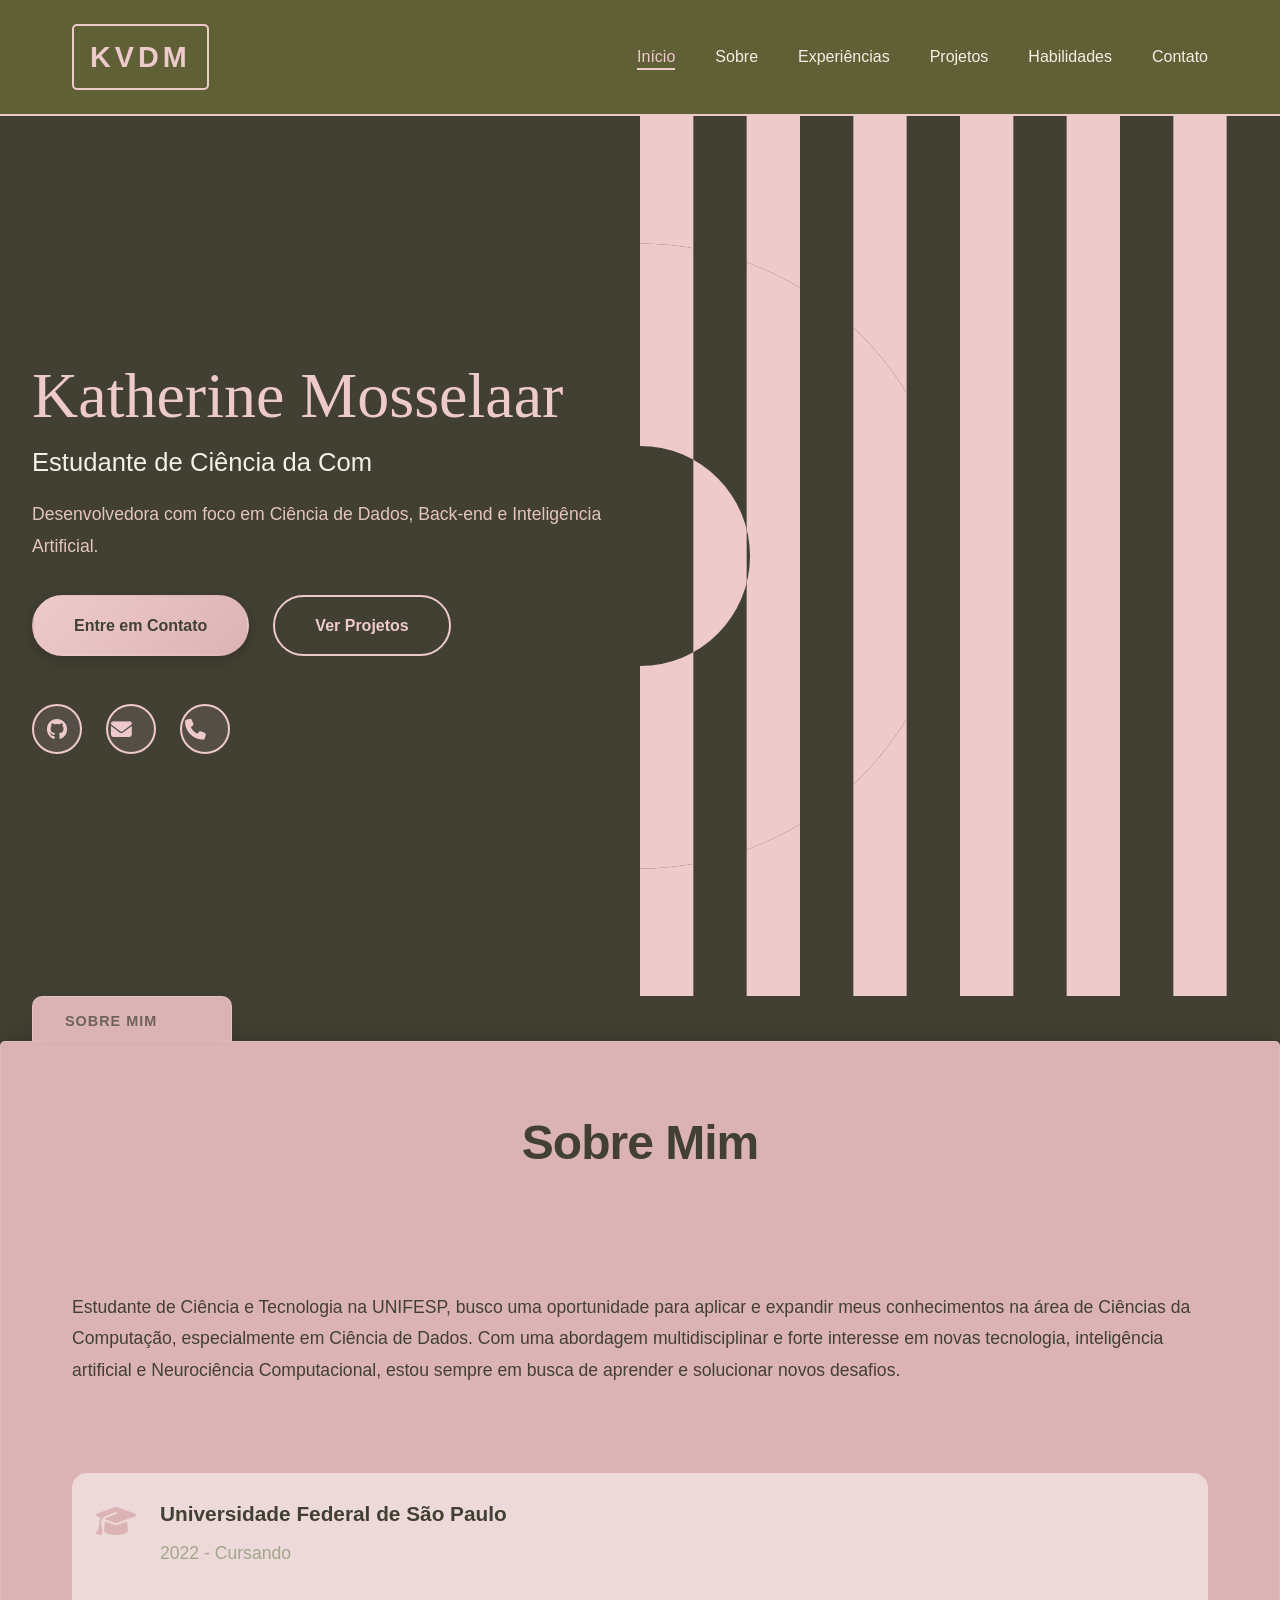
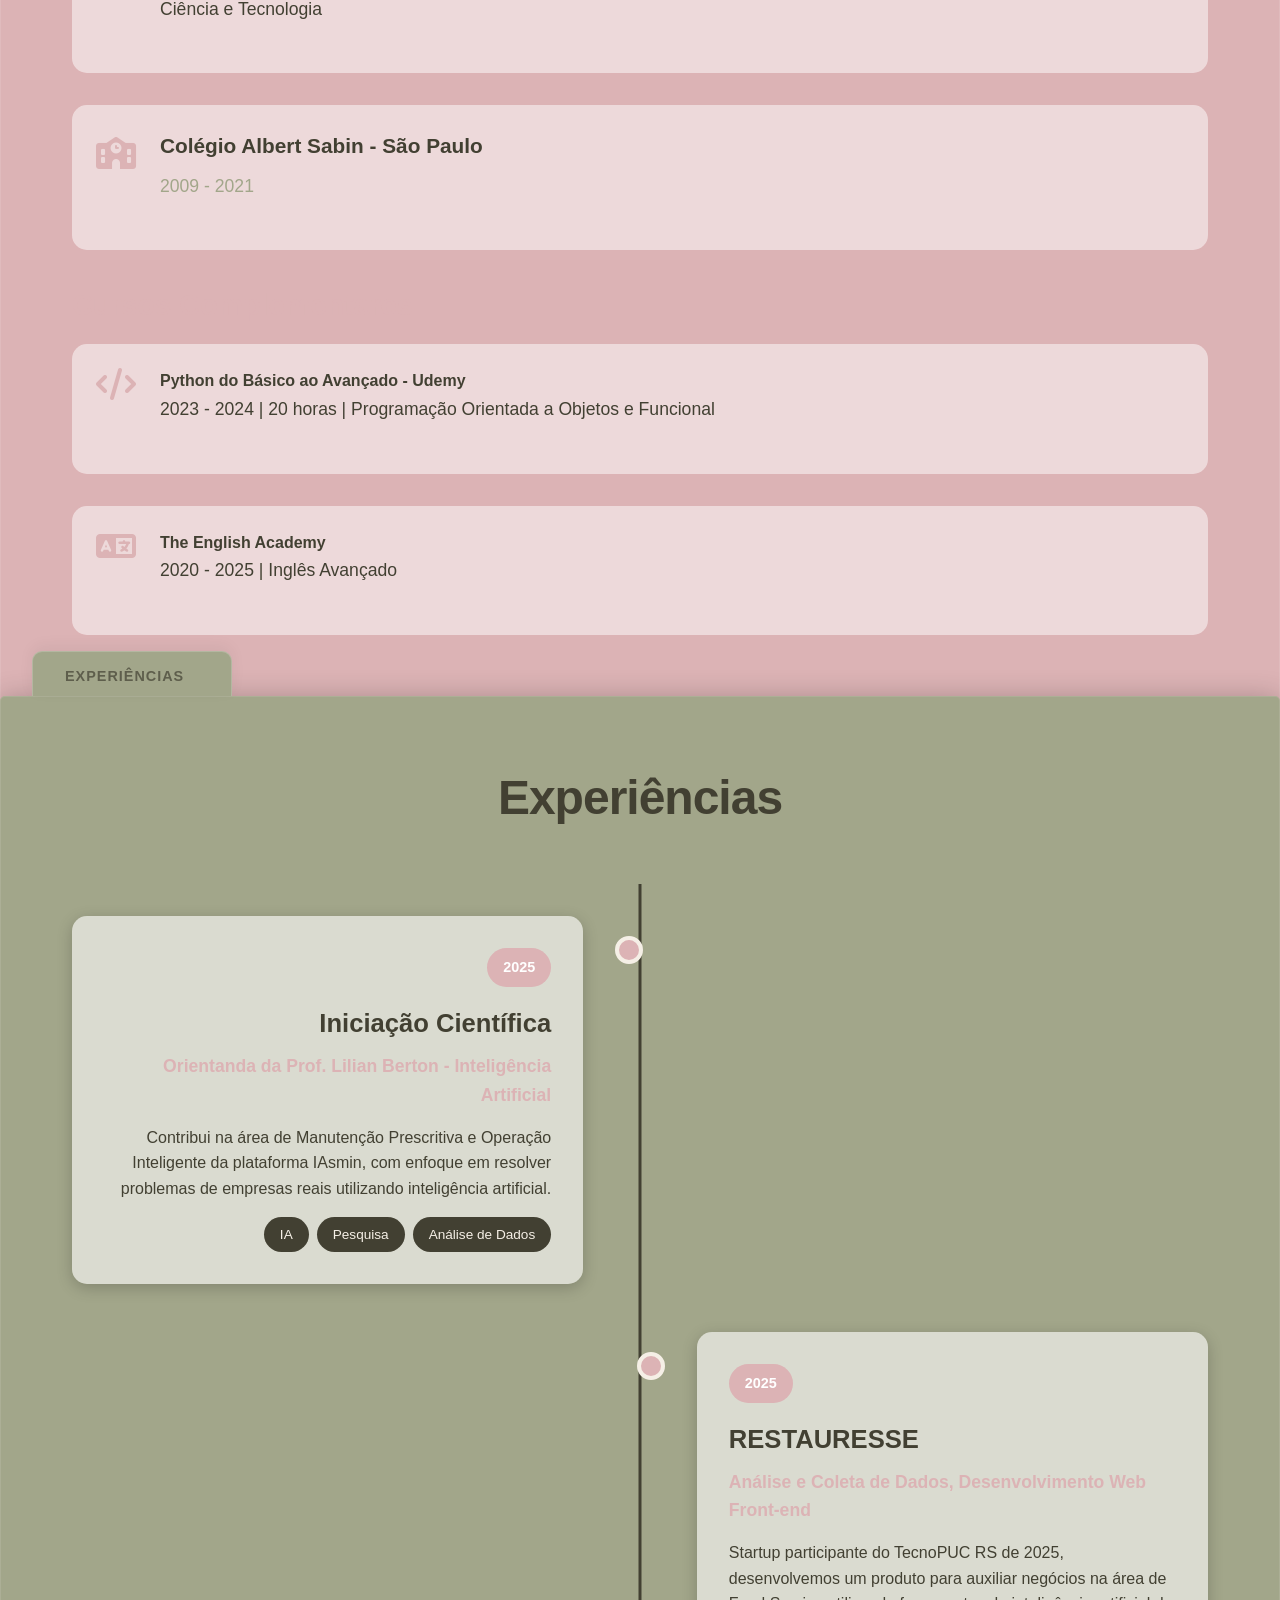
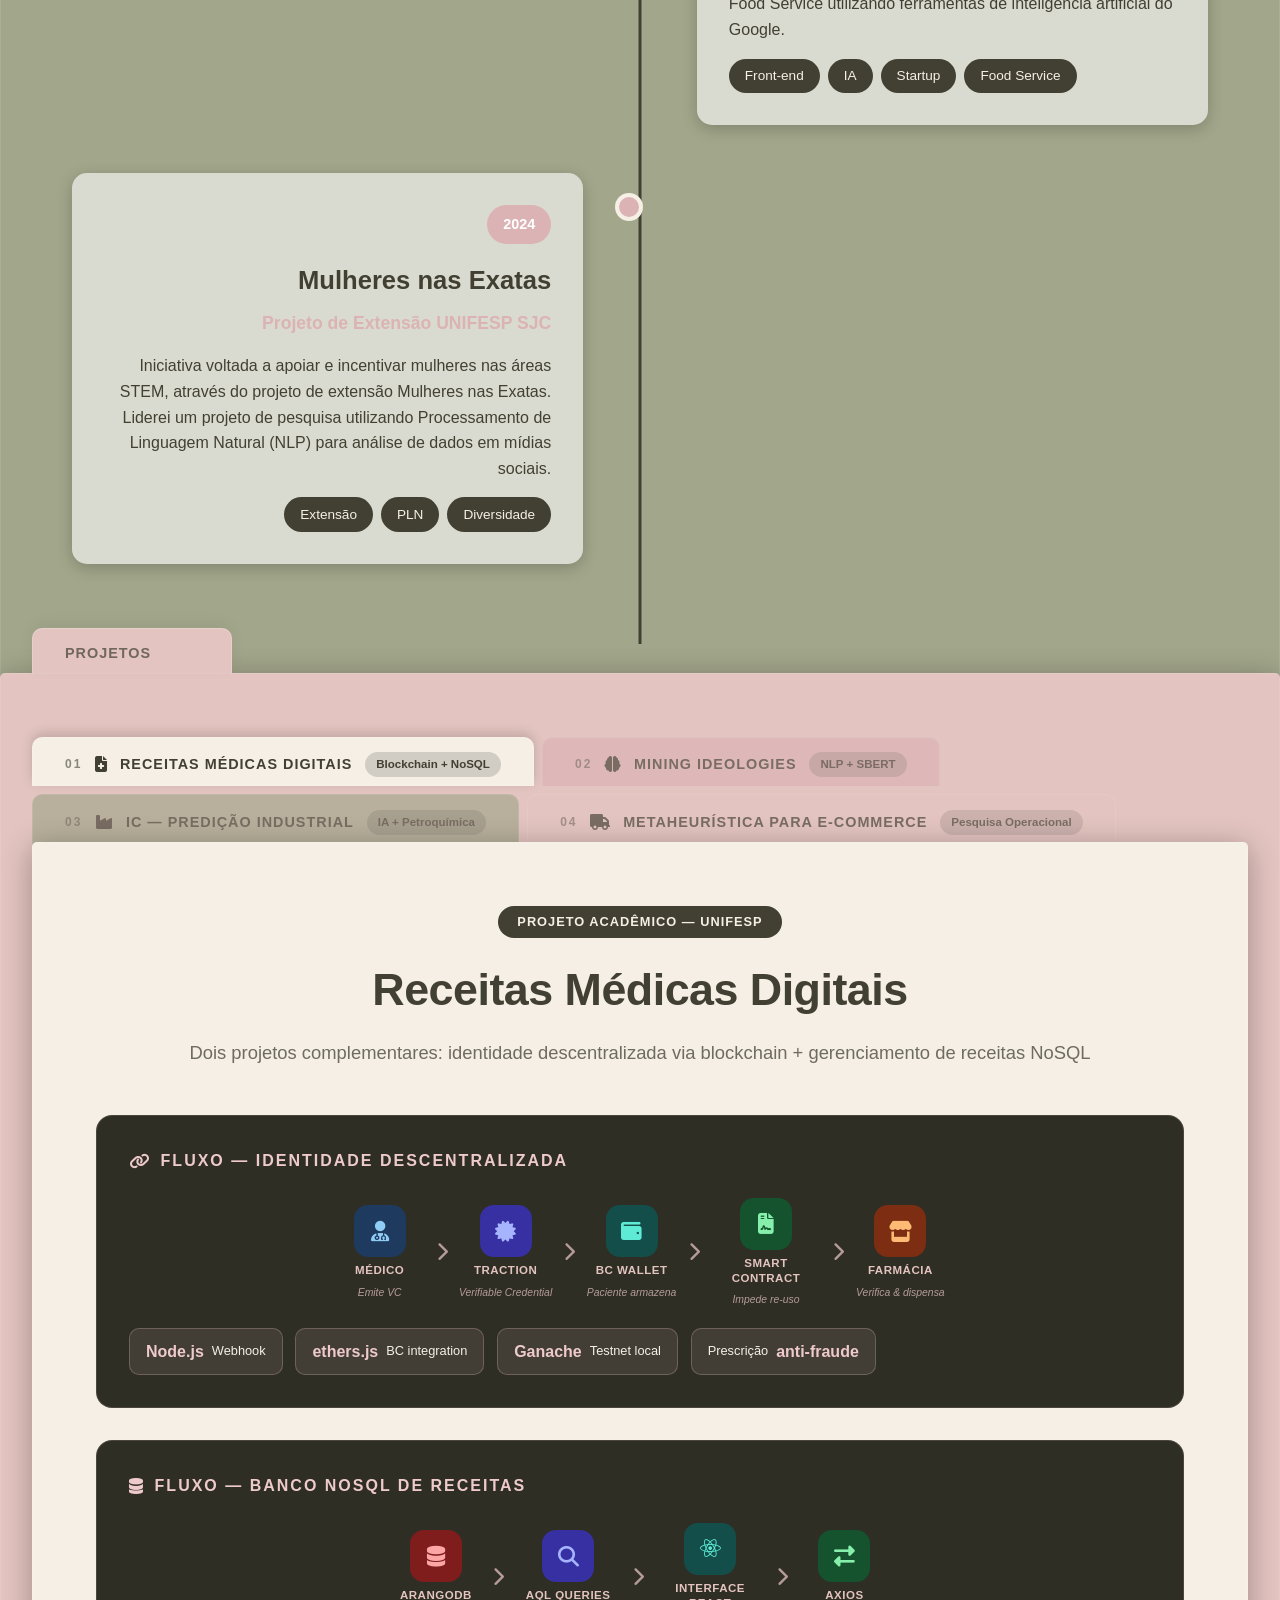
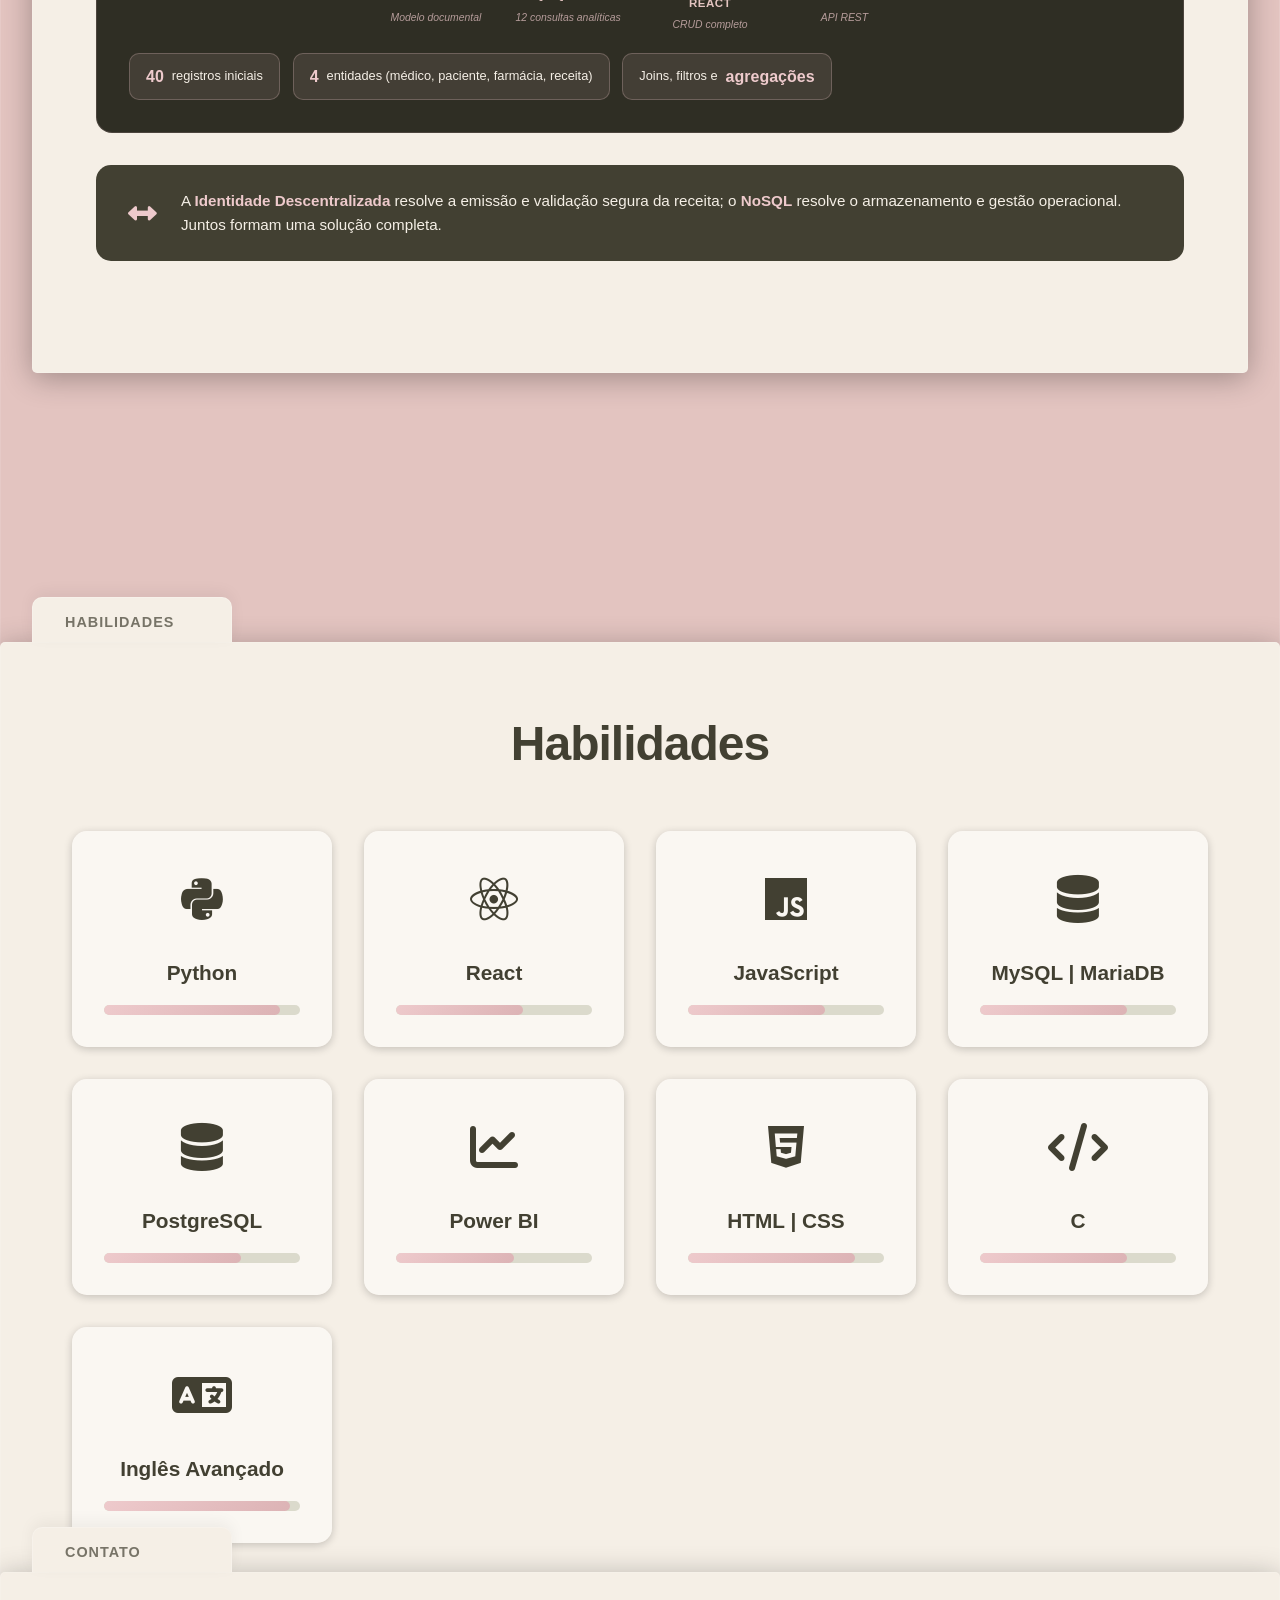
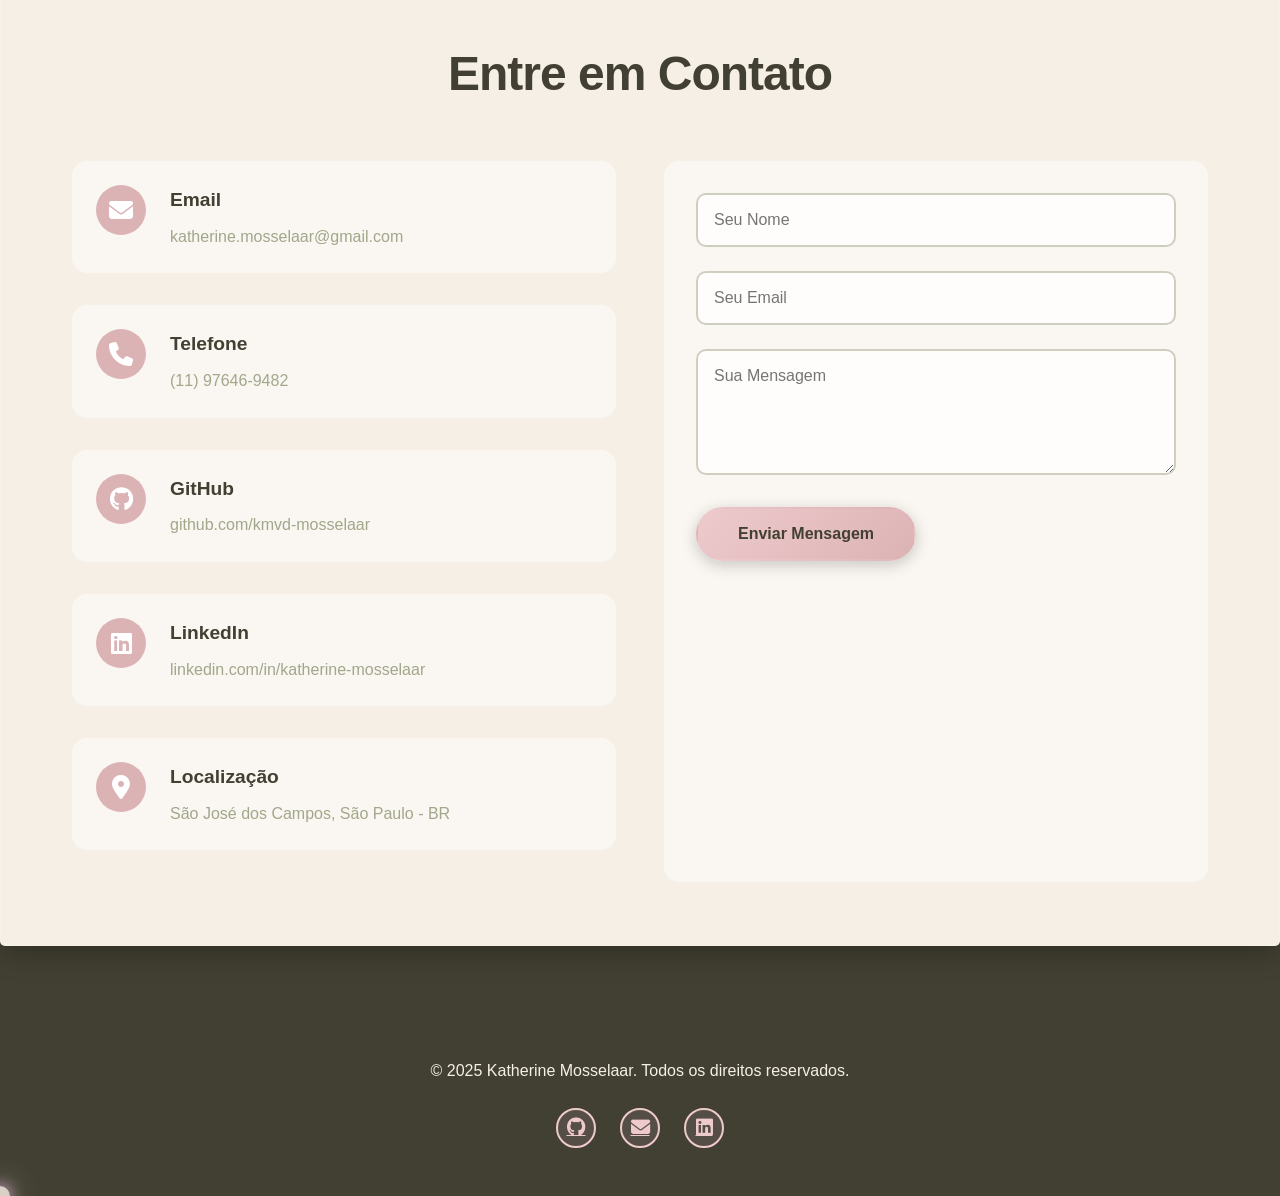
<file: index.html>
<!DOCTYPE html>
<html lang="pt-BR">

<head>
    <meta charset="UTF-8">
    <meta name="viewport" content="width=device-width, initial-scale=1.0">
    <title>Katherine Mosselaar - Portfólio</title>
    <link rel="stylesheet" href="style.css">
    <link rel="preconnect" href="https://fonts.googleapis.com">
    <link rel="preconnect" href="https://fonts.gstatic.com" crossorigin>
    <link href="https://fonts.googleapis.com/css2?family=Google+Sans+Code:ital,wght,MONO@0,300..800,1;1,300..800,1&family=Spectral:ital,wght@0,200;0,300;0,400;0,500;0,600;0,700;0,800;1,200;1,300;1,400;1,500;1,600;1,700;1,800&display=swap" rel="stylesheet">
    <link rel="stylesheet" href="https://cdnjs.cloudflare.com/ajax/libs/font-awesome/6.4.0/css/all.min.css">
</head>

<body>
    <!-- Navigation -->
    <nav class="navbar">
        <div class="container">
            <div class="logo">
                <h2>KVDM</h2>
            </div>
            <ul class="nav-links">
                <li><a href="#home">Início</a></li>
                <li><a href="#about">Sobre</a></li>
                <li><a href="#experience">Experiências</a></li>
                <li><a href="#projects">Projetos</a></li>
                <li><a href="#skills">Habilidades</a></li>
                <li><a href="#contact">Contato</a></li>
            </ul>
            <div class="burger">
                <div class="line1"></div>
                <div class="line2"></div>
                <div class="line3"></div>
            </div>
        </div>
    </nav>

    <!-- Folder Sections Container -->
    <div class="folders-container">
        <!-- Hero Section -->
        <section id="home" class="folder-section" data-folder="inicio">
            <div class="hero-left">
                <div class="hero-text">
                    <h1 class="hero-title">Katherine Mosselaar</h1>
                    <p class="subtitle">Estudante de Ciência da Computação | UNIFESP SJC</p>
                    <p class="description">
                        Desenvolvedora com foco em Ciência de Dados, Back-end e
                        Inteligência Artificial.
                    </p>
                    <div class="cta-buttons">
                        <a href="#contact" class="btn btn-primary">Entre em Contato</a>
                        <a href="#projects" class="btn btn-secondary">Ver Projetos</a>
                    </div>
                    <div class="social-links">
                        <a href="https://github.com/kmvd-mosselaar" target="_blank" aria-label="GitHub">
                            <i class="fab fa-github"></i>
                        </a>
                        <a href="#" class="copy-link" data-copy="katherine.mosselaar@gmail.com" data-label="Email"
                            aria-label="Email">
                            <i class="fas fa-envelope"></i>
                        </a>
                        <a href="#" class="copy-link" data-copy="+5511976469482" data-label="Telefone"
                            aria-label="Telefone">
                            <i class="fas fa-phone"></i>
                        </a>
                    </div>
                </div>
            </div>
            <div class="hero-right">
                <canvas id="fluid-canvas"></canvas>
            </div>
        </section>
        <!-- About Folder -->
        <section id="about" class="folder-section" data-folder="sobre">
            <div class="folder-tab">
                <span class="folder-year">sobre mim</span>
            </div>
            <div class="folder-content">
                <div class="container">
                    <h2 class="section-title">Sobre Mim</h2>
                    <div class="about-content">
                        <div class="about-text">
                            <h3>Objetivos</h3>
                            <p>
                                Estudante de Ciência e Tecnologia na UNIFESP, busco uma oportunidade para
                                aplicar e expandir meus conhecimentos na área de Ciências da Computação, especialmente 
                                em Ciência de Dados. Com uma abordagem multidisciplinar e forte interesse
                                em novas tecnologia, inteligência artificial e Neurociência Computacional, estou sempre 
                                em busca de aprender e solucionar novos desafios.
                            </p>

                            <div class="education">
                                <h3>Formação</h3>
                                <div class="education-item">
                                    <div class="education-icon">
                                        <i class="fas fa-graduation-cap"></i>
                                    </div>
                                    <div class="education-details">
                                        <h4>Universidade Federal de São Paulo</h4>
                                        <p class="period">2022 - Cursando</p>
                                        <p>Ciência e Tecnologia</p>
                                    </div>
                                </div>
                                <div class="education-item">
                                    <div class="education-icon">
                                        <i class="fas fa-school"></i>
                                    </div>
                                    <div class="education-details">
                                        <h4>Colégio Albert Sabin - São Paulo</h4>
                                        <p class="period">2009 - 2021</p>
                                    </div>
                                </div>
                            </div>

                            <div class="courses">
                                <h3>Cursos Complementares</h3>
                                <div class="course-item">
                                    <i class="fas fa-code"></i>
                                    <div>
                                        <h4>Python do Básico ao Avançado - Udemy</h4>
                                        <p>2023 - 2024 | 20 horas | Programação Orientada a Objetos e Funcional</p>
                                    </div>
                                </div>
                                <div class="course-item">
                                    <i class="fas fa-language"></i>
                                    <div>
                                        <h4>The English Academy</h4>
                                        <p>2020 - 2025 | Inglês Avançado</p>
                                    </div>
                                </div>
                            </div>
                        </div>
                    </div>
                </div>
            </div>
        </section>

        <!-- Experience Folder -->
        <section id="experience" class="folder-section" data-folder="experiencia">
            <div class="folder-tab">
                <span class="folder-year">experiências</span>
            </div>
            <div class="folder-content">
                <div class="container">
                    <h2 class="section-title">Experiências</h2>
                    <div class="timeline">
                        <div class="timeline-item" data-aos="fade-right">
                            <div class="timeline-content">
                                <span class="date">2025</span>
                                <h3>Iniciação Científica</h3>
                                <h4>Orientanda da Prof. Lilian Berton - Inteligência Artificial</h4>
                                <p>
                                    Contribui na área de Manutenção Prescritiva e Operação Inteligente da
                                    plataforma IAsmin, com enfoque em resolver problemas de empresas reais
                                    utilizando inteligência artificial.
                                </p>
                                <div class="tags">
                                    <span class="tag">IA</span>
                                    <span class="tag">Pesquisa</span>
                                    <span class="tag">Análise de Dados</span>
                                </div>
                            </div>
                        </div>

                        <div class="timeline-item" data-aos="fade-left">
                            <div class="timeline-content">
                                <span class="date">2025</span>
                                <h3>RESTAURESSE</h3>
                                <h4>Análise e Coleta de Dados, Desenvolvimento Web Front-end</h4>
                                <p>
                                    Startup participante do TecnoPUC RS de 2025, desenvolvemos um produto para auxiliar
                                    negócios na área de Food Service utilizando ferramentas de inteligência artificial do Google.
                                </p>
                                <div class="tags">
                                    <span class="tag">Front-end</span>
                                    <span class="tag">IA</span>
                                    <span class="tag">Startup</span>
                                    <span class="tag">Food Service</span>
                                </div>
                            </div>
                        </div>

                        <div class="timeline-item" data-aos="fade-right">
                            <div class="timeline-content">
                                <span class="date">2024</span>
                                <h3>Mulheres nas Exatas</h3>
                                <h4>Projeto de Extensão UNIFESP SJC</h4>
                                <p>
                                    Iniciativa voltada a apoiar e incentivar mulheres nas áreas STEM, através do
                                    projeto de extensão Mulheres nas Exatas. Liderei um projeto de pesquisa utilizando 
                                    Processamento de Linguagem Natural (NLP) para análise de dados em mídias sociais.
                                </p>
                                <div class="tags">
                                    <span class="tag">Extensão</span>
                                    <span class="tag">PLN</span>
                                    <span class="tag">Diversidade</span>
                                </div>
                            </div>
                        </div>
                    </div>
                </div>
            </div>
        </section>

        <!-- ============================================
             PROJECTS STACK - PASTAS INTERATIVAS
             ============================================ -->
        <section id="projects" class="folder-section" data-folder="projects">
            <div class="folder-tab">
                <span class="folder-year">projetos</span>
            </div>
            <div class="folder-content">

                <!-- Tab Row -->
                <div
                    style="display:flex; gap:0.5rem; flex-wrap:wrap; margin-bottom:-2px; position:relative; z-index:10;">
                    <div class="project-tabs-row" data-project="1">
                        <span class="project-tab-number">01</span>
                        <i class="fas fa-file-medical"></i>
                        <span class="project-tab-name">Receitas Médicas Digitais</span>
                        <span class="project-tab-badge">Blockchain + NoSQL</span>
                    </div>
                    <div class="project-tabs-row" data-project="2">
                        <span class="project-tab-number">02</span>
                        <i class="fas fa-brain"></i>
                        <span class="project-tab-name">Mining Ideologies</span>
                        <span class="project-tab-badge">NLP + SBERT</span>
                    </div>
                    <div class="project-tabs-row" data-project="3">
                        <span class="project-tab-number">03</span>
                        <i class="fas fa-industry"></i>
                        <span class="project-tab-name">IC — Predição Industrial</span>
                        <span class="project-tab-badge">IA + Petroquímica</span>
                    </div>
                    <div class="project-tabs-row" data-project="4">
                        <span class="project-tab-number">04</span>
                        <i class="fas fa-truck"></i>
                        <span class="project-tab-name">Metaheurística para E-commerce</span>
                        <span class="project-tab-badge">Pesquisa Operacional</span>
                    </div>
                </div>

                <!-- ░░ PROJETO 1 — RECEITAS MÉDICAS DIGITAIS ░░ -->
                <div class="project-folder" data-project="1">
                    <div class="project-folder-content">
                        <div class="container">
                            <div class="project-header">
                                <span class="project-badge">Projeto Acadêmico — UNIFESP</span>
                                <h2 class="project-title">Receitas Médicas Digitais</h2>
                                <p class="project-subtitle">Dois projetos complementares: identidade descentralizada via
                                    blockchain + gerenciamento de receitas NoSQL</p>
                            </div>

                            <!-- Infográfico ByteByteGo: Blockchain Flow -->
                            <div class="infographic">
                                <div class="infographic-title"><i class="fas fa-link"></i> Fluxo — Identidade
                                    Descentralizada</div>
                                <div class="infographic-flow">
                                    <div class="flow-step">
                                        <div class="flow-step-icon fs-blue"><i class="fas fa-user-md"></i></div>
                                        <div class="flow-step-label">Médico</div>
                                        <div class="flow-step-sub">Emite VC</div>
                                    </div>
                                    <div class="flow-arrow"><i class="fas fa-chevron-right"></i></div>
                                    <div class="flow-step">
                                        <div class="flow-step-icon fs-purple"><i class="fas fa-certificate"></i></div>
                                        <div class="flow-step-label">Traction</div>
                                        <div class="flow-step-sub">Verifiable Credential</div>
                                    </div>
                                    <div class="flow-arrow"><i class="fas fa-chevron-right"></i></div>
                                    <div class="flow-step">
                                        <div class="flow-step-icon fs-teal"><i class="fas fa-wallet"></i></div>
                                        <div class="flow-step-label">BC Wallet</div>
                                        <div class="flow-step-sub">Paciente armazena</div>
                                    </div>
                                    <div class="flow-arrow"><i class="fas fa-chevron-right"></i></div>
                                    <div class="flow-step">
                                        <div class="flow-step-icon fs-green"><i class="fas fa-file-contract"></i></div>
                                        <div class="flow-step-label">Smart Contract</div>
                                        <div class="flow-step-sub">Impede re-uso</div>
                                    </div>
                                    <div class="flow-arrow"><i class="fas fa-chevron-right"></i></div>
                                    <div class="flow-step">
                                        <div class="flow-step-icon fs-orange"><i class="fas fa-store"></i></div>
                                        <div class="flow-step-label">Farmácia</div>
                                        <div class="flow-step-sub">Verifica &amp; dispensa</div>
                                    </div>
                                </div>
                                <div class="infographic-stats">
                                    <div class="stat-badge"><strong>Node.js</strong> Webhook</div>
                                    <div class="stat-badge"><strong>ethers.js</strong> BC integration</div>
                                    <div class="stat-badge"><strong>Ganache</strong> Testnet local</div>
                                    <div class="stat-badge">Prescrição <strong>anti-fraude</strong></div>
                                </div>
                            </div>

                            <!-- Infográfico ByteByteGo: NoSQL Flow -->
                            <div class="infographic">
                                <div class="infographic-title"><i class="fas fa-database"></i> Fluxo — Banco NoSQL de
                                    Receitas</div>
                                <div class="infographic-flow">
                                    <div class="flow-step">
                                        <div class="flow-step-icon fs-red"><i class="fas fa-database"></i></div>
                                        <div class="flow-step-label">ArangoDB</div>
                                        <div class="flow-step-sub">Modelo documental</div>
                                    </div>
                                    <div class="flow-arrow"><i class="fas fa-chevron-right"></i></div>
                                    <div class="flow-step">
                                        <div class="flow-step-icon fs-purple"><i class="fas fa-search"></i></div>
                                        <div class="flow-step-label">AQL Queries</div>
                                        <div class="flow-step-sub">12 consultas analíticas</div>
                                    </div>
                                    <div class="flow-arrow"><i class="fas fa-chevron-right"></i></div>
                                    <div class="flow-step">
                                        <div class="flow-step-icon fs-teal"><i class="fab fa-react"></i></div>
                                        <div class="flow-step-label">Interface React</div>
                                        <div class="flow-step-sub">CRUD completo</div>
                                    </div>
                                    <div class="flow-arrow"><i class="fas fa-chevron-right"></i></div>
                                    <div class="flow-step">
                                        <div class="flow-step-icon fs-green"><i class="fas fa-exchange-alt"></i></div>
                                        <div class="flow-step-label">Axios</div>
                                        <div class="flow-step-sub">API REST</div>
                                    </div>
                                </div>
                                <div class="infographic-stats">
                                    <div class="stat-badge"><strong>40</strong> registros iniciais</div>
                                    <div class="stat-badge"><strong>4</strong> entidades (médico, paciente, farmácia,
                                        receita)</div>
                                    <div class="stat-badge">Joins, filtros e <strong>agregações</strong></div>
                                </div>
                            </div>

                            <div class="project-connection">
                                <i class="fas fa-arrows-alt-h"></i>
                                <p>A <strong>Identidade Descentralizada</strong> resolve a emissão e validação segura da
                                    receita; o <strong>NoSQL</strong> resolve o armazenamento e gestão operacional.
                                    Juntos formam uma solução completa.</p>
                            </div>
                        </div>
                    </div>
                </div><!-- /project-folder 1 -->

                <!-- ░░ PROJETO 2 — MINING GENDER IDEOLOGIES ░░ -->
                <div class="project-folder" data-project="2">
                    <div class="project-folder-content">
                        <div class="container">
                            <div class="project-header">
                                <span class="project-badge">Pesquisa Científica — UNIFESP × Mulheres nas Exatas</span>
                                <h2 class="project-title">Mining Gender Ideologies</h2>
                                <p class="project-subtitle">Análise computacional multilíngue do movimento "tradwife"
                                    no Instagram usando NLP, SBERT e K-Means</p>
                            </div>

                            <!-- Infográfico: Pipeline NLP -->
                            <div class="infographic">
                                <div class="infographic-title"><i class="fas fa-project-diagram"></i> Pipeline de
                                    Análise NLP</div>
                                <div class="infographic-flow">
                                    <div class="flow-step">
                                        <div class="flow-step-icon fs-pink"><i class="fab fa-instagram"></i></div>
                                        <div class="flow-step-label">Instagram</div>
                                        <div class="flow-step-sub">3.484 posts via Apify</div>
                                    </div>
                                    <div class="flow-arrow"><i class="fas fa-chevron-right"></i></div>
                                    <div class="flow-step">
                                        <div class="flow-step-icon fs-orange"><i class="fas fa-language"></i></div>
                                        <div class="flow-step-label">Langdetect</div>
                                        <div class="flow-step-sub">EN, PT, DE, ES, FR</div>
                                    </div>
                                    <div class="flow-arrow"><i class="fas fa-chevron-right"></i></div>
                                    <div class="flow-step">
                                        <div class="flow-step-icon fs-purple"><i class="fas fa-brain"></i></div>
                                        <div class="flow-step-label">SBERT</div>
                                        <div class="flow-step-sub">paraphrase-multilingual-MiniLM</div>
                                    </div>
                                    <div class="flow-arrow"><i class="fas fa-chevron-right"></i></div>
                                    <div class="flow-step">
                                        <div class="flow-step-icon fs-blue"><i class="fas fa-object-group"></i></div>
                                        <div class="flow-step-label">K-Means</div>
                                        <div class="flow-step-sub">Silhouette Score</div>
                                    </div>
                                    <div class="flow-arrow"><i class="fas fa-chevron-right"></i></div>
                                    <div class="flow-step">
                                        <div class="flow-step-icon fs-teal"><i class="fas fa-chart-scatter"></i></div>
                                        <div class="flow-step-label">PCA</div>
                                        <div class="flow-step-sub">Visualização 2D</div>
                                    </div>
                                    <div class="flow-arrow"><i class="fas fa-chevron-right"></i></div>
                                    <div class="flow-step">
                                        <div class="flow-step-icon fs-green"><i class="fas fa-file-alt"></i></div>
                                        <div class="flow-step-label">Relatório</div>
                                        <div class="flow-step-sub">Clusters discursivos</div>
                                    </div>
                                </div>
                                <div class="infographic-stats">
                                    <div class="stat-badge"><strong>3.484</strong> posts analisados</div>
                                    <div class="stat-badge"><strong>5</strong> línguas</div>
                                    <div class="stat-badge">Clusters: <strong>doméstico · religioso · político</strong>
                                    </div>
                                    <div class="stat-badge">Embeddings <strong>L2 normalizados</strong></div>
                                </div>
                            </div>

                            <div class="project-connection">
                                <i class="fas fa-lightbulb"></i>
                                <p>O estudo revelou que, embora o movimento <strong>tradwife</strong> circule
                                    globalmente, seus significados e implicações ideológicas variam significativamente
                                    entre contextos linguísticos e culturais — evidenciando a importância da análise
                                    multilingual.</p>
                            </div>
                        </div>
                    </div>
                </div><!-- /project-folder 2 -->

                <!-- ░░ PROJETO 3 — IC LSTM INDUSTRIAL ░░ -->
                <div class="project-folder" data-project="3">
                    <div class="project-folder-content">
                        <div class="container">
                            <div class="project-header">
                                <span class="project-badge">Iniciação Científica — UNIFESP × Plataforma IAsmin</span>
                                <h2 class="project-title">Previsão de Variáveis Industriais com LSTM e Machine Learning</h2>
                                <p class="project-subtitle">Manutenção prescritiva para indústria petroquímica: previsão
                                    da abertura de válvula usando redes neurais LSTM, Random Forest e KNN.</p>
                            </div>

                            <!-- Infográfico: Pipeline ML -->
                            <div class="infographic">
                                <div class="infographic-title"><i class="fas fa-robot"></i> Pipeline de Machine Learning
                                </div>
                                <div class="infographic-flow">
                                    <div class="flow-step">
                                        <div class="flow-step-icon fs-orange"><i class="fas fa-industry"></i></div>
                                        <div class="flow-step-label">Forno VTI-101</div>
                                        <div class="flow-step-sub">16.332 leituras</div>
                                    </div>
                                    <div class="flow-arrow"><i class="fas fa-chevron-right"></i></div>
                                    <div class="flow-step">
                                        <div class="flow-step-icon fs-olive"><i class="fas fa-filter"></i></div>
                                        <div class="flow-step-label">Pré-processamento</div>
                                        <div class="flow-step-sub">MinMaxScaler + janelas</div>
                                    </div>
                                    <div class="flow-arrow"><i class="fas fa-chevron-right"></i></div>
                                    <div class="flow-step">
                                        <div class="flow-step-icon fs-blue"><i class="fas fa-sliders-h"></i></div>
                                        <div class="flow-step-label">Optuna</div>
                                        <div class="flow-step-sub">30 trials HPO</div>
                                    </div>
                                    <div class="flow-arrow"><i class="fas fa-chevron-right"></i></div>
                                    <div class="flow-step">
                                        <div class="flow-step-icon fs-purple"><i class="fas fa-network-wired"></i></div>
                                        <div class="flow-step-label">LSTM</div>
                                        <div class="flow-step-sub">112 unidades + Dropout</div>
                                    </div>
                                    <div class="flow-arrow"><i class="fas fa-chevron-right"></i></div>
                                    <div class="flow-step">
                                        <div class="flow-step-icon fs-green"><i class="fas fa-tree"></i></div>
                                        <div class="flow-step-label">Random Forest</div>
                                        <div class="flow-step-sub">50 iterações</div>
                                    </div>
                                    <div class="flow-arrow"><i class="fas fa-chevron-right"></i></div>
                                    <div class="flow-step">
                                        <div class="flow-step-icon fs-teal"><i class="fas fa-bell"></i></div>
                                        <div class="flow-step-label">Alerta Prescritivo</div>
                                        <div class="flow-step-sub">Falha detectada</div>
                                    </div>
                                </div>
                                <div class="infographic-stats">
                                    <div class="stat-badge">AUC-ROC <strong>0.969</strong></div>
                                    <div class="stat-badge">F1-Score <strong>0.875</strong></div>
                                    <div class="stat-badge">Recall falhas <strong>82.6%</strong></div>
                                    <div class="stat-badge">Threshold otimizado <strong>0.45</strong></div>
                                    <div class="stat-badge">Janela temporal <strong>26–54 dias</strong></div>
                                    <div class="stat-badge">Stack: <strong>Python · Keras · Scikit-learn</strong></div>
                                </div>
                            </div>

                            <div class="project-connection">
                                <i class="fas fa-wrench"></i>
                                <p>O modelo LSTM detecta <strong>4 de cada 5 falhas</strong> antes que se tornem
                                    críticas, permitindo manutenção prescritiva em vez de corretiva — reduzindo paragens
                                    não programadas na planta petroquímica.</p>
                            </div>
                        </div>
                    </div>
                </div><!-- /project-folder 3 -->

                <!-- ░░ PROJETO 4 — ALNS E-COMMERCE ░░ -->
                <div class="project-folder" data-project="4">
                    <div class="project-folder-content">
                        <div class="container">
                            <div class="project-header">
                                <span class="project-badge">Pesquisa Operacional — UNIFESP SBPO</span>
                                <h2 class="project-title">Metaheurística ALNS para Entrega Direta</h2>
                                <p class="project-subtitle">Otimização logística em e-commerce: múltiplos CDs, frota
                                    heterogênea, split delivery e transbordo usando ALNS</p>
                            </div>

                            <!-- Infográfico: Logística Flow -->
                            <div class="infographic">
                                <div class="infographic-title"><i class="fas fa-route"></i> Fluxo — Otimização Logística
                                    ALNS</div>
                                <div class="infographic-flow">
                                    <div class="flow-step">
                                        <div class="flow-step-icon fs-blue"><i class="fas fa-warehouse"></i></div>
                                        <div class="flow-step-label">CD 1 &amp; 2</div>
                                        <div class="flow-step-sub">Estoque limitado</div>
                                    </div>
                                    <div class="flow-arrow"><i class="fas fa-chevron-right"></i></div>
                                    <div class="flow-step">
                                        <div class="flow-step-icon fs-purple"><i class="fas fa-truck"></i></div>
                                        <div class="flow-step-label">Frota Heterog.</div>
                                        <div class="flow-step-sub">Capacidades distintas</div>
                                    </div>
                                    <div class="flow-arrow"><i class="fas fa-chevron-right"></i></div>
                                    <div class="flow-step">
                                        <div class="flow-step-icon fs-orange"><i class="fas fa-random"></i></div>
                                        <div class="flow-step-label">ALNS</div>
                                        <div class="flow-step-sub">Destroy &amp; Repair</div>
                                    </div>
                                    <div class="flow-arrow"><i class="fas fa-chevron-right"></i></div>
                                    <div class="flow-step">
                                        <div class="flow-step-icon fs-teal"><i class="fas fa-cut"></i></div>
                                        <div class="flow-step-label">Split Delivery</div>
                                        <div class="flow-step-sub">2 veículos/cliente</div>
                                    </div>
                                    <div class="flow-arrow"><i class="fas fa-chevron-right"></i></div>
                                    <div class="flow-step">
                                        <div class="flow-step-icon fs-green"><i class="fas fa-exchange-alt"></i></div>
                                        <div class="flow-step-label">Transbordo</div>
                                        <div class="flow-step-sub">Consolidação entre CDs</div>
                                    </div>
                                    <div class="flow-arrow"><i class="fas fa-chevron-right"></i></div>
                                    <div class="flow-step">
                                        <div class="flow-step-icon fs-pink"><i class="fas fa-tag"></i></div>
                                        <div class="flow-step-label">Custo Mínimo</div>
                                        <div class="flow-step-sub">Solução heurística</div>
                                    </div>
                                </div>
                                <div class="infographic-stats">
                                    <div class="stat-badge"><strong>500</strong> clientes simulados</div>
                                    <div class="stat-badge"><strong>100</strong> produtos</div>
                                    <div class="stat-badge"><strong>~1M</strong> variáveis no modelo PLIM</div>
                                    <div class="stat-badge">Benchmark vs. <strong>Gurobi</strong> (exato)</div>
                                    <div class="stat-badge">Sem split: <strong>30%</strong> demanda não atendida</div>
                                    <div class="stat-badge">Stack: <strong>Python · OR-Tools</strong></div>
                                </div>
                            </div>

                            <div class="project-connection">
                                <i class="fas fa-balance-scale"></i>
                                <p>A ALNS encontra soluções de <strong>alta qualidade em tempo hábil</strong>, superando
                                    as limitações de escalabilidade do solver exato Gurobi — e demonstra que a entrega
                                    fracionada (split delivery) é crucial para atender 100% da demanda.</p>
                            </div>
                        </div>
                    </div>
                </div><!-- /project-folder 4 -->

            </div> <!-- folder-content -->
        </section>


        <section id="skills" class="folder-section" data-folder="habilidades">
            <div class="folder-tab">
                <span class="folder-year">habilidades</span>
            </div>
            <div class="folder-content">
                <div class="container">
                    <h2 class="section-title">Habilidades</h2>
                    <div class="skills-grid">
                        <div class="skill-card" data-aos="fade-up">
                            <div class="skill-icon">
                                <i class="fab fa-python"></i>
                            </div>
                            <h3>Python</h3>
                            <div class="skill-bar">
                                <div class="skill-progress" style="width: 90%"></div>
                            </div>
                        </div>

                        <div class="skill-card" data-aos="fade-up" data-aos-delay="100">
                            <div class="skill-icon">
                                <i class="fab fa-react"></i>
                            </div>
                            <h3>React</h3>
                            <div class="skill-bar">
                                <div class="skill-progress" style="width: 65%"></div>
                            </div>
                        </div>

                        <div class="skill-card" data-aos="fade-up" data-aos-delay="200">
                            <div class="skill-icon">
                                <i class="fab fa-js"></i>
                            </div>
                            <h3>JavaScript</h3>
                            <div class="skill-bar">
                                <div class="skill-progress" style="width: 70%"></div>
                            </div>
                        </div>

                        <div class="skill-card" data-aos="fade-up">
                            <div class="skill-icon">
                                <i class="fas fa-database"></i>
                            </div>
                            <h3>MySQL | MariaDB</h3>
                            <div class="skill-bar">
                                <div class="skill-progress" style="width: 75%"></div>
                            </div>
                        </div>

                        <div class="skill-card" data-aos="fade-up" data-aos-delay="100">
                            <div class="skill-icon">
                                <i class="fas fa-database"></i>
                            </div>
                            <h3>PostgreSQL</h3>
                            <div class="skill-bar">
                                <div class="skill-progress" style="width: 70%"></div>
                            </div>
                        </div>

                        <div class="skill-card" data-aos="fade-up" data-aos-delay="200">
                            <div class="skill-icon">
                                <i class="fas fa-chart-line"></i>
                            </div>
                            <h3>Power BI</h3>
                            <div class="skill-bar">
                                <div class="skill-progress" style="width: 60%"></div>
                            </div>
                        </div>

                        <div class="skill-card" data-aos="fade-up">
                            <div class="skill-icon">
                                <i class="fab fa-html5"></i>
                            </div>
                            <h3>HTML | CSS</h3>
                            <div class="skill-bar">
                                <div class="skill-progress" style="width: 85%"></div>
                            </div>
                        </div>

                        <div class="skill-card" data-aos="fade-up" data-aos-delay="100">
                            <div class="skill-icon">
                                <i class="fas fa-code"></i>
                            </div>
                            <h3>C</h3>
                            <div class="skill-bar">
                                <div class="skill-progress" style="width: 75%"></div>
                            </div>
                        </div>

                        <div class="skill-card" data-aos="fade-up" data-aos-delay="200">
                            <div class="skill-icon">
                                <i class="fas fa-language"></i>
                            </div>
                            <h3>Inglês Avançado</h3>
                            <div class="skill-bar">
                                <div class="skill-progress" style="width: 95%"></div>
                            </div>
                        </div>
                    </div>
                </div>
            </div>
        </section>

        <!-- Contact Folder -->
        <section id="contact" class="folder-section" data-folder="contato">
            <div class="folder-tab">
                <span class="folder-year">contato</span>
            </div>
            <div class="folder-content">
                <div class="container">
                    <h2 class="section-title">Entre em Contato</h2>
                    <div class="contact-content">
                        <div class="contact-info">
                            <div class="contact-item">
                                <div class="contact-icon">
                                    <i class="fas fa-envelope"></i>
                                </div>
                                <div class="contact-details">
                                    <h3>Email</h3>
                                    <a href="#" class="copy-link" data-copy="katherine.mosselaar@gmail.com"
                                        data-label="Email">katherine.mosselaar@gmail.com</a>
                                </div>
                            </div>

                            <div class="contact-item">
                                <div class="contact-icon">
                                    <i class="fas fa-phone"></i>
                                </div>
                                <div class="contact-details">
                                    <h3>Telefone</h3>
                                    <a href="#" class="copy-link" data-copy="+5511976469482" data-label="Telefone">(11)
                                        97646-9482</a>
                                </div>
                            </div>

                            <div class="contact-item">
                                <div class="contact-icon">
                                    <i class="fab fa-github"></i>
                                </div>
                                <div class="contact-details">
                                    <h3>GitHub</h3>
                                    <a href="https://github.com/kmvd-mosselaar"
                                        target="_blank">github.com/kmvd-mosselaar</a>
                                </div>
                            </div>

                            <div class="contact-item">
                                <div class="contact-icon">
                                    <i class="fab fa-linkedin"></i>
                                </div>
                                <div class="contact-details">
                                    <h3>LinkedIn</h3>
                                    <a href="https://www.linkedin.com/in/katherine-mosselaar-313331265/"
                                        target="_blank">linkedin.com/in/katherine-mosselaar</a>
                                </div>
                            </div>

                            <div class="contact-item">
                                <div class="contact-icon">
                                    <i class="fas fa-map-marker-alt"></i>
                                </div>
                                <div class="contact-details">
                                    <h3>Localização</h3>
                                    <p>São José dos Campos, São Paulo - BR</p>
                                </div>
                            </div>
                        </div>

                        <div class="contact-form-wrapper">
                            <form class="contact-form" id="contactForm"
                                action="https://formsubmit.co/katherine.mosselaar@gmail.com" method="POST">
                                <!-- FormSubmit config -->
                                <input type="hidden" name="_subject" value="Nova mensagem do Portfólio!">
                                <input type="hidden" name="_captcha" value="false">
                                <input type="hidden" name="_template" value="table">
                                <input type="hidden" name="_next"
                                    value="https://kmvd-mosselaar.github.io/portfolio/obrigada.html">
                                <div class="form-group">
                                    <input type="text" id="name" name="name" placeholder="Seu Nome" required>
                                </div>
                                <div class="form-group">
                                    <input type="email" id="email" name="email" placeholder="Seu Email" required>
                                </div>
                                <div class="form-group">
                                    <textarea id="message" name="message" rows="5" placeholder="Sua Mensagem"
                                        required></textarea>
                                </div>
                                <button type="submit" class="btn btn-primary">Enviar Mensagem</button>
                            </form>
                        </div>
                    </div>
                </div>
            </div>
        </section>
    </div>

    <!-- Footer -->
    <footer class="footer">
        <div class="container">
            <p>&copy; 2025 Katherine Mosselaar. Todos os direitos reservados.</p>
            <div class="footer-social">
                <a href="https://github.com/kmvdmosselaar" target="_blank" aria-label="GitHub">
                    <i class="fab fa-github"></i>
                </a>
                <a href="mailto:katherine.mosselaar@gmail.com" aria-label="Email">
                    <i class="fas fa-envelope"></i>
                </a>
                <a href="https://www.linkedin.com/in/katherine-mosselaar-313331265/" target="_blank"
                    aria-label="LinkedIn">
                    <i class="fab fa-linkedin"></i>
                </a>
            </div>
        </div>
    </footer>

    <script src="script.js"></script>
</body>

</html>
</file>
<file: style.css>
:root {
    /* Cores Principais - Palette Requested */
    --pink-lace: #eecacc;
    --pink-medium: #dcb3b5;
    --olive-dark: #424032;
    /* Main Background */
    --olive-light: #a2a68a;
    --pale-pink: #e3c4c0;
    --cream: #F5EFE6;
    /* Keep for text contrast */
    --black: #1a1a1a;

    /* Cores de Background */
    --bg-dark: #424032;
    --bg-darker: #2f2e24;
    --bg-light: #a2a68a;
    --bg-card: rgba(220, 179, 181, 0.1);

    /* Cores de Texto */
    --text-primary: #F5EFE6;
    --text-secondary: #e3c4c0;
    --text-accent: #eecacc;

    /* Gradientes */
    --gradient-pink: linear-gradient(135deg, #eecacc 0%, #dcb3b5 100%);
    --gradient-olive: linear-gradient(135deg, #a2a68a 0%, #424032 100%);

    /* Sombras */
    --shadow-sm: 0 2px 8px rgba(0, 0, 0, 0.2);
    --shadow-md: 0 4px 16px rgba(0, 0, 0, 0.2);
    --shadow-lg: 0 8px 32px rgba(66, 64, 50, 0.3);
    --shadow-folder: 0 10px 40px rgba(0, 0, 0, 0.4);

    /* Transições */
    --transition-fast: 0.2s ease;
    --transition-normal: 0.3s ease;
    --transition-slow: 0.5s ease;

    /* Espaçamentos */
    --spacing-xs: 0.5rem;
    --spacing-sm: 1rem;
    --spacing-md: 2rem;
    --spacing-lg: 4rem;
    --spacing-xl: 6rem;
}

* {
    margin: 0;
    padding: 0;
    box-sizing: border-box;
}

html {
    scroll-behavior: smooth;
    overflow-x: hidden;
}

body {
    font-family: 'Inter', -apple-system, BlinkMacSystemFont, 'Segoe UI', Roboto, Oxygen, Ubuntu, Cantarell, sans-serif;
    background-color: var(--bg-dark);
    color: var(--text-primary);
    line-height: 1.6;
    overflow-x: hidden;
}

.container {
    max-width: 1200px;
    margin: 0 auto;
    padding: 0 var(--spacing-md);
}

/* ============================================
   NAVEGAÇÃO
   ============================================ */
.navbar {
    position: fixed;
    top: 0;
    width: 100%;
    background: rgba(97, 99, 54, 0.95);
    backdrop-filter: blur(10px);
    z-index: 1000;
    padding: 1.5rem 0;
    border-bottom: 2px solid var(--pink-lace);
    transition: all var(--transition-normal);
}

.navbar .container {
    display: flex;
    justify-content: space-between;
    align-items: center;
}

/* Logo Styles */
.logo h2 {
    font-size: 1.8rem;
    font-weight: 700;
    color: var(--pink-lace);
    /* Solid color instead of gradient for logo feel */
    background: none;
    -webkit-text-fill-color: var(--pink-lace);
    letter-spacing: 4px;
    border: 2px solid var(--pink-lace);
    padding: 0.5rem 1rem;
    border-radius: 5px;
    /* Boxed Logo look */
    font-family: 'Inter', sans-serif;
    /* Keep clean geometric or swap to serif if desired */
    text-transform: uppercase;
}

.nav-links {
    display: flex;
    list-style: none;
    gap: 2.5rem;
}

.nav-links a {
    color: var(--text-primary);
    text-decoration: none;
    font-weight: 500;
    font-size: 1rem;
    position: relative;
    transition: color var(--transition-normal);
}

.nav-links a::before {
    content: '';
    position: absolute;
    bottom: -5px;
    left: 0;
    width: 0;
    height: 2px;
    background: var(--pink-lace);
    transition: width var(--transition-normal);
}

.nav-links a:hover,
.nav-links a.active {
    color: var(--pink-lace);
}

.nav-links a:hover::before,
.nav-links a.active::before {
    width: 100%;
}

/* Menu Mobile */
.burger {
    display: none;
    flex-direction: column;
    cursor: pointer;
    gap: 5px;
}

.burger div {
    width: 25px;
    height: 3px;
    background: var(--pink-lace);
    transition: all var(--transition-normal);
    border-radius: 2px;
}

/* ============================================
   HERO SECTION
   ============================================ */
.hero {
    height: 100vh;
    min-height: 700px;
    /* Prevent too small on small screens */
    display: flex;
    align-items: center;
    justify-content: center;
    position: relative;
    background: var(--bg-dark);
    overflow: hidden;
    padding-top: 80px;
    /* Offset fixed navbar */
}

/* LEFT SIDE - CONTENT */
.hero-left {
    width: 50%;
    height: 100%;
    display: flex;
    align-items: center;
    justify-content: center;
    /* Center content within left half */
    background: var(--bg-dark);
    /* Ensure solid background */
    z-index: 2;
    padding: var(--spacing-md);
}

.hero-text {
    max-width: 600px;
    text-align: left;
}

/* RIGHT SIDE - ANIMATION */
.hero-right {
    width: 50%;
    height: 100%;
    position: relative;
    background: var(--bg-dark);
    overflow: hidden;
}

#fluid-canvas {
    width: 100%;
    height: 100%;
    display: block;
}

/* Calligraphy Title Style */
.hero-title {
    font-family: 'Espectral';
    font-size: clamp(2rem, 5vw, 5rem);
    font-weight: 400;
    color: var(--pink-lace);
    margin-bottom: 0.5rem;
    line-height: 1.2;
}

.hero::before {
    content: '';
    position: absolute;
    top: 0;
    left: 0;
    right: 0;
    bottom: 0;
    pointer-events: none;
}

.hero-content {
    text-align: center;
    z-index: 1;
    max-width: 800px;
    padding: var(--spacing-lg) var(--spacing-md);
}


.subtitle {
    font-size: clamp(1.2rem, 2.5vw, 1.6rem);
    color: var(--cream);
    margin-bottom: 1rem;
    font-weight: 500;
}

.description {
    font-size: 1.1rem;
    color: var(--text-secondary);
    margin-bottom: 2rem;
    line-height: 1.8;
}

.cta-buttons {
    display: flex;
    gap: 1.5rem;
    justify-content: flex-start;
    /* Botões à esquerda */
    margin-bottom: 3rem;
    flex-wrap: wrap;
}

.btn {
    padding: 1rem 2.5rem;
    border-radius: 50px;
    font-weight: 600;
    font-size: 1rem;
    text-decoration: none;
    transition: all var(--transition-normal);
    cursor: pointer;
    border: 2px solid transparent;
    display: inline-block;
}

.btn-primary {
    background: var(--gradient-pink);
    color: var(--olive-dark);
    box-shadow: var(--shadow-md);
}

.btn-primary:hover {
    transform: translateY(-3px);
    box-shadow: var(--shadow-lg);
}

.btn-secondary {
    background: transparent;
    color: var(--pink-lace);
    border: 2px solid var(--pink-lace);
}

.btn-secondary:hover {
    background: var(--pink-lace);
    color: var(--olive-dark);
    transform: translateY(-3px);
}

.social-links {
    display: flex;
    gap: 1.5rem;
    justify-content: flex-start;
    /* Links à esquerda */
}

.social-links a {
    width: 50px;
    height: 50px;
    border-radius: 50%;
    background: rgba(255, 193, 253, 0.1);
    border: 2px solid var(--pink-lace);
    display: flex;
    align-items: center;
    justify-content: center;
    color: var(--pink-lace);
    font-size: 1.3rem;
    transition: all var(--transition-normal);
    line-height: 1;
    text-decoration: none;
}

.social-links a i {
    display: flex;
    align-items: center;
    justify-content: center;
    margin: 0;
    padding: 0;
    line-height: 1;
} 

.social-links a:hover {
    background: var(--pink-lace);
    color: var(--olive-dark);
    transform: translateY(-5px) rotate(10deg);
}

/* ============================================
   FOLDERS CONTAINER - DESIGN DE PASTAS
   ============================================ */
.folders-container {
    position: relative;
    padding: 6rem 0 4rem;
    max-width: 1400px;
    margin: 0 auto;
}

.folder-section {
    position: relative;
    margin-bottom: -80px;
    transition: all var(--transition-slow);
    scroll-margin-top: 100px;
}

/* Hero section - lado a lado */
.folder-section:nth-child(1) {
    height: 100vh;              /* Ocupar tela inteira */
    min-height: 700px;          /* Altura mínima */
    display: flex;              /* ATIVA FLEXBOX */
    flex-direction: row;        /* Coloca lado a lado */
    align-items: stretch;       /* Estica na altura */
    justify-content: center;    /* Centraliza conteúdo */
    position: relative;
    background: var(--bg-dark);
    overflow: hidden;
    padding-top:20px;          /* Espaço para navbar fixa */
    margin-bottom: 0 !important; /* Remove sobreposição */
}

.folder-section:last-child {
    margin-bottom: 0;
}

/* Aba da Pasta (Tab Superior) */
.folder-tab {
    display: inline-flex;
    align-items: center;
    gap: 1rem;
    padding: 0.8rem 2rem 0.5rem 2rem;
    background: var(--cream);
    border-radius: 10px 10px 0 0;
    /* Mais quadrado like windows/mac tabs */
    position: relative;
    left: 2rem;
    z-index: 10;
    box-shadow: 0 -5px 15px rgba(0, 0, 0, 0.05);
    min-width: 200px;
    border: 1px solid rgba(255, 255, 255, 0.2);
    border-bottom: none;
}

/* Bolinhas estilo Mac/Window Controls - REMOVIDAS */
.folder-tab::before {
    display: none;
}

.folder-year {
    font-size: 0.9rem;
    font-weight: 700;
    color: var(--olive-dark);
    text-transform: uppercase;
    letter-spacing: 1px;
    opacity: 0.7;
}

/* Conteúdo da Pasta */
.folder-content {
    background: var(--cream);
    border-radius: 5px;
    /* Bordas levemente arredondadas */
    padding: 4rem 2rem;
    box-shadow: 0 5px 30px rgba(0, 0, 0, 0.3),
        0 0 0 1px rgba(255, 255, 255, 0.1) inset;
    /* Borda interna sutil */
    position: relative;
    z-index: 5;
    transition: all var(--transition-normal);
    min-height: 500px;
}

/* Cores alternadas para cada pasta */
/* First Folder (About) - Changed color from Cream to Olive Light/Green */
.folder-section:nth-child(1) .folder-tab {
    background: var(--olive-light);
}

.folder-section:nth-child(1) .folder-content {
    background: var(--olive-light);
}

.folder-section:nth-child(2) .folder-tab {
    background: var(--pink-medium);
    /* Cor sólida */
}

.folder-section:nth-child(2) .folder-content {
    background: var(--pink-medium);
}

.folder-section:nth-child(3) .folder-tab {
    background: var(--olive-light);
    /* Cor sólida */
}

.folder-section:nth-child(3) .folder-content {
    background: var(--olive-light);
}

.folder-section:nth-child(4) .folder-tab {
    background: var(--pale-pink);
    /* Cor sólida */
}

.folder-section:nth-child(4) .folder-content {
    background: var(--pale-pink);
}

/* Hover Effect nas Pastas */
.folder-section:hover {
    transform: translateY(-10px);
    z-index: 20 !important;
}

.folder-section:hover .folder-content {
    box-shadow: 0 15px 50px rgba(0, 0, 0, 0.4);
}


/* ============================================
   SECTION TITLES
   ============================================ */
.section-title {
    font-size: clamp(2rem, 4vw, 3rem);
    font-weight: 700;
    color: var(--olive-dark);
    margin-bottom: 3rem;
    text-align: center;
    letter-spacing: -1px;
}

/* ============================================
   ABOUT SECTION
   ============================================ */
.about-content {
    color: var(--olive-dark);
}

.about-text h3 {
    font-size: 1.8rem;
    color: var(--pink-medium);
    margin-bottom: 1rem;
    margin-top: 2rem;
}

.about-text h3:first-child {
    margin-top: 0;
}

.about-text p {
    font-size: 1.1rem;
    line-height: 1.8;
    margin-bottom: 1.5rem;
}

.education-item,
.course-item {
    display: flex;
    gap: 1.5rem;
    margin-bottom: 2rem;
    padding: 1.5rem;
    background: rgba(255, 255, 255, 0.5);
    border-radius: 15px;
    transition: all var(--transition-normal);
}

.education-item:hover,
.course-item:hover {
    transform: translateX(10px);
}

.education-icon,
.course-item i {
    font-size: 2rem;
    color: var(--pink-medium);
}

.education-details h4 {
    font-size: 1.3rem;
    color: var(--olive-dark);
    margin-bottom: 0.5rem;
}

.period {
    font-size: 0.9rem;
    color: var(--olive-light);
    margin-bottom: 0.3rem;
}

/* ============================================
   EXPERIENCE SECTION (TIMELINE)
   ============================================ */
.timeline {
    position: relative;
    padding: 2rem 0;
}

.timeline::before {
    content: '';
    position: absolute;
    left: 50%;
    top: 0;
    bottom: 0;
    width: 3px;
    background: var(--olive-dark);
    transform: translateX(-50%);
}

.timeline-item {
    position: relative;
    margin-bottom: 3rem;
    width: 45%;
}

.timeline-item:nth-child(odd) {
    margin-left: 0;
    text-align: right;
}

.timeline-item:nth-child(even) {
    margin-left: 55%;
    text-align: left;
}

.timeline-content {
    background: rgba(255, 255, 255, 0.6);
    padding: 2rem;
    border-radius: 15px;
    box-shadow: var(--shadow-md);
    transition: all var(--transition-normal);
    position: relative;
}

.timeline-content::before {
    content: '';
    position: absolute;
    top: 20px;
    width: 20px;
    height: 20px;
    background: var(--pink-medium);
    border-radius: 50%;
    border: 4px solid var(--cream);
}

.timeline-item:nth-child(odd) .timeline-content::before {
    right: -60px;
}

.timeline-item:nth-child(even) .timeline-content::before {
    left: -60px;
}

.timeline-content:hover {
    transform: scale(1.05);
}

.timeline-content .date {
    display: inline-block;
    background: var(--pink-medium);
    color: white;
    padding: 0.5rem 1rem;
    border-radius: 20px;
    font-size: 0.9rem;
    font-weight: 600;
    margin-bottom: 1rem;
}

.timeline-content h3 {
    font-size: 1.6rem;
    color: var(--olive-dark);
    margin-bottom: 0.5rem;
}

.timeline-content h4 {
    font-size: 1.1rem;
    color: var(--pink-medium);
    margin-bottom: 1rem;
}

.timeline-content p {
    color: var(--olive-dark);
    line-height: 1.6;
    margin-bottom: 1rem;
}

.tags {
    display: flex;
    gap: 0.5rem;
    flex-wrap: wrap;
    justify-content: flex-start;
}

.timeline-item:nth-child(odd) .tags {
    justify-content: flex-end;
}

.tag {
    background: var(--olive-dark);
    color: var(--cream);
    padding: 0.4rem 1rem;
    border-radius: 20px;
    font-size: 0.85rem;
    font-weight: 500;
}

/* ============================================
   SKILLS SECTION
   ============================================ */
.skills-grid {
    display: grid;
    grid-template-columns: repeat(auto-fit, minmax(250px, 1fr));
    gap: 2rem;
}

.skill-card {
    background: rgba(255, 255, 255, 0.5);
    padding: 2rem;
    border-radius: 15px;
    text-align: center;
    transition: all var(--transition-normal);
    box-shadow: var(--shadow-sm);
}

.skill-card:hover {
    transform: translateY(-10px);
}

.skill-icon {
    font-size: 3rem;
    color: var(--olive-dark);
    margin-bottom: 1rem;
}

.skill-card h3 {
    font-size: 1.3rem;
    color: var(--olive-dark);
    margin-bottom: 1rem;
}

.skill-bar {
    width: 100%;
    height: 10px;
    background: rgba(97, 99, 54, 0.2);
    border-radius: 10px;
    overflow: hidden;
}

.skill-progress {
    height: 100%;
    background: var(--gradient-pink);
    border-radius: 10px;
    transition: width 1s ease;
}

/* ============================================
   CONTACT SECTION
   ============================================ */
.contact-content {
    display: grid;
    grid-template-columns: 1fr 1fr;
    gap: 3rem;
}

.contact-item {
    display: flex;
    gap: 1.5rem;
    margin-bottom: 2rem;
    padding: 1.5rem;
    background: rgba(255, 255, 255, 0.5);
    border-radius: 15px;
    transition: all var(--transition-normal);
}

.contact-item:hover {
    transform: translateX(10px);
}

.contact-icon {
    width: 50px;
    height: 50px;
    background: var(--pink-medium);
    border-radius: 50%;
    display: flex;
    align-items: center;
    justify-content: center;
    color: white;
    font-size: 1.5rem;
    flex-shrink: 0;
}

.contact-details h3 {
    font-size: 1.2rem;
    color: var(--olive-dark);
    margin-bottom: 0.5rem;
}

.contact-details a,
.contact-details p {
    color: var(--olive-light);
    text-decoration: none;
    transition: color var(--transition-fast);
}

.contact-details a:hover {
    color: var(--pink-medium);
}

/* Copy-to-clipboard links */
.copy-link {
    cursor: pointer;
    position: relative;
}

.copy-link::after {
    content: ' 📋';
    font-size: 0.75em;
    opacity: 0;
    transition: opacity var(--transition-fast);
}

.copy-link:hover::after {
    opacity: 0.7;
}

/* Formulário */
.contact-form-wrapper {
    background: rgba(255, 255, 255, 0.5);
    padding: 2rem;
    border-radius: 15px;
}

.form-group {
    margin-bottom: 1.5rem;
}

.form-group input,
.form-group textarea {
    width: 100%;
    padding: 1rem;
    border: 2px solid rgba(97, 99, 54, 0.3);
    border-radius: 10px;
    font-size: 1rem;
    font-family: inherit;
    background: rgba(255, 255, 255, 0.7);
    color: var(--olive-dark);
    transition: all var(--transition-normal);
}

.form-group input:focus,
.form-group textarea:focus {
    outline: none;
    border-color: var(--pink-medium);
    box-shadow: 0 0 0 3px rgba(232, 180, 188, 0.2);
}

.form-group textarea {
    resize: vertical;
    min-height: 120px;
}

/* ============================================
   FOOTER
   ============================================ */
.footer {
    background: var(--olive-dark);
    padding: 3rem 0;
    text-align: center;
    color: var(--cream);
}

.footer-social {
    display: flex;
    gap: 1.5rem;
    justify-content: center;
    margin-top: 1.5rem;
}

.footer-social a {
    width: 40px;
    height: 40px;
    border-radius: 50%;
    background: rgba(255, 193, 253, 0.1);
    border: 2px solid var(--pink-lace);
    display: flex;
    align-items: center;
    justify-content: center;
    color: var(--pink-lace);
    font-size: 1.2rem;
    transition: all var(--transition-normal);
}

.footer-social a:hover {
    background: var(--pink-lace);
    color: var(--olive-dark);
    transform: translateY(-5px);
}

/* ============================================
   PROJECTS STACK — PASTAS INTERATIVAS
   ============================================ */
.projects-stack-wrapper {
    position: relative;
    margin-top: -100px;
    padding-top: 40px;
    margin: 0 auto;
    max-width: 1400px;
    /* Stack height: active folder content + 3 tab peek offsets */
    padding-bottom: 120px;
    /* space for 3 inactive tabs peeking below */
    scroll-margin-top: 100px;
}

/* Each project folder is stacked. Inactive ones sit "below" via z-index.
   We use relative stacking: the wrapper grows with the active folder,
   inactive folders are pulled up over the bottom with negative margins. */
.project-folder {
    display: flex;
    flex-direction: column;
    position: relative;
    margin-bottom: 120px;
    /* inactive folders peek as tabs */
    transition: all var(--transition-slow);
    z-index: 1;
}

.project-folder:last-child {
    margin-bottom: 0;
}

/* Active folder comes to the front */
.project-folder.active {
    z-index: 15;
    margin-bottom: 0;
}

/* Project Tab (clickable strip at the top of each folder) */
.project-tab {
    display: inline-flex;
    align-items: center;
    gap: 0.8rem;
    padding: 0.9rem 2rem 0.6rem 2rem;
    border-radius: 10px 10px 0 0;
    position: relative;
    left: 2rem;
    z-index: 10;
    cursor: pointer;
    min-width: 260px;
    border: 1px solid rgba(255, 255, 255, 0.15);
    border-bottom: none;
    box-shadow: 0 -5px 15px rgba(0, 0, 0, 0.08);
    transition: filter var(--transition-fast), transform var(--transition-fast);
    user-select: none;
}

.project-tab:hover {
    filter: brightness(1.08);
    transform: translateY(-2px);
}

.project-tab-number {
    font-size: 0.75rem;
    font-weight: 800;
    letter-spacing: 2px;
    opacity: 0.6;
}

.project-tab i {
    font-size: 1rem;
}

.project-tab-name {
    font-weight: 700;
    font-size: 0.9rem;
    text-transform: uppercase;
    letter-spacing: 1px;
}

.project-tab-badge {
    background: rgba(0, 0, 0, 0.15);
    padding: 0.2rem 0.7rem;
    border-radius: 20px;
    font-size: 0.72rem;
    font-weight: 600;
    white-space: nowrap;
}

/* Per-project tab colors (mirror the existing folder palette) */
.project-folder[data-project="1"] .project-tab {
    background: var(--cream);
    color: var(--olive-dark);
}

.project-folder[data-project="2"] .project-tab {
    background: var(--pink-medium);
    color: var(--olive-dark);
}

.project-folder[data-project="3"] .project-tab {
    background: var(--olive-light);
    color: var(--olive-dark);
}

.project-folder[data-project="4"] .project-tab {
    background: var(--pale-pink);
    color: var(--olive-dark);
}

/* Folder Content Panel */
.project-folder-content {
    background: var(--cream);
    border-radius: 5px;
    padding: 4rem 2rem;
    box-shadow: 0 5px 30px rgba(0, 0, 0, 0.3),
        0 0 0 1px rgba(255, 255, 255, 0.1) inset;
    min-height: 500px;
    position: relative;
    z-index: 5;
    /* Hidden unless active */
    display: none;
    opacity: 0;
    transition: opacity var(--transition-normal);
}

.project-folder.active .project-folder-content {
    display: block;
    opacity: 1;
    animation: fadeInContent 0.35s ease forwards;
}

@keyframes fadeInContent {
    from {
        opacity: 0;
        transform: translateY(8px);
    }

    to {
        opacity: 1;
        transform: translateY(0);
    }
}

/* Per-project content background colors */
.project-folder[data-project="1"] .project-folder-content {
    background: var(--cream);
}

.project-folder[data-project="2"] .project-folder-content {
    background: var(--pink-lace);
}

.project-folder[data-project="3"] .project-folder-content {
    background: var(--olive-light);
}

.project-folder[data-project="4"] .project-folder-content {
    background: var(--pale-pink);
}

/* ── Project Header ── */
.project-header {
    text-align: center;
    margin-bottom: 3rem;
}

.project-badge {
    display: inline-block;
    background: var(--olive-dark);
    color: var(--cream);
    padding: 0.35rem 1.2rem;
    border-radius: 20px;
    font-size: 0.8rem;
    font-weight: 700;
    letter-spacing: 1px;
    text-transform: uppercase;
    margin-bottom: 1rem;
}

.project-title {
    font-size: clamp(1.8rem, 3.5vw, 2.8rem);
    font-weight: 700;
    color: var(--olive-dark);
    margin-bottom: 0.75rem;
    letter-spacing: -0.5px;
}

.project-subtitle {
    font-size: 1.15rem;
    color: var(--olive-dark);
    opacity: 0.75;
    margin-bottom: 0.5rem;
    line-height: 1.6;
}

.project-link-hint {
    font-size: 0.9rem;
    color: var(--pink-medium);
    font-weight: 600;
}

.project-link-hint i {
    margin-right: 0.4rem;
}

/* ── Two-Part Architecture Grid ── */
.project-parts-grid {
    display: grid;
    grid-template-columns: 1fr 1fr;
    gap: 2rem;
    margin-bottom: 2.5rem;
}

.project-part {
    background: rgba(255, 255, 255, 0.55);
    border-radius: 18px;
    padding: 2rem;
    transition: transform var(--transition-normal), box-shadow var(--transition-normal);
    border: 2px solid transparent;
}

.project-part:hover {
    transform: translateY(-6px);
    box-shadow: 0 12px 30px rgba(0, 0, 0, 0.12);
}

.project-part--blockchain {
    border-color: rgba(66, 64, 50, 0.2);
}

.project-part--nosql {
    border-color: rgba(220, 179, 181, 0.5);
}

.project-part-header {
    display: flex;
    align-items: flex-start;
    gap: 1.2rem;
    margin-bottom: 1.5rem;
}

.project-part-icon {
    width: 48px;
    height: 48px;
    background: var(--olive-dark);
    border-radius: 12px;
    display: flex;
    align-items: center;
    justify-content: center;
    color: var(--pink-lace);
    font-size: 1.3rem;
    flex-shrink: 0;
}

.project-part--nosql .project-part-icon {
    background: var(--pink-medium);
}

.project-part-number {
    font-size: 0.75rem;
    font-weight: 700;
    text-transform: uppercase;
    letter-spacing: 2px;
    color: var(--pink-medium);
    display: block;
    margin-bottom: 0.3rem;
}

.project-part h3 {
    font-size: 1.25rem;
    font-weight: 700;
    color: var(--olive-dark);
    margin-bottom: 0.25rem;
}

.project-part p {
    font-size: 0.9rem;
    color: var(--olive-light);
    font-weight: 500;
}

.project-part-highlights {
    list-style: none;
    margin-bottom: 1.5rem;
}

.project-part-highlights li {
    display: flex;
    align-items: flex-start;
    gap: 0.6rem;
    font-size: 0.92rem;
    color: var(--olive-dark);
    margin-bottom: 0.6rem;
    line-height: 1.5;
}

.project-part-highlights li i {
    color: var(--pink-medium);
    margin-top: 3px;
    flex-shrink: 0;
}

/* ── Tech Cards ── */
.tech-cards-grid {
    display: flex;
    flex-wrap: wrap;
    gap: 0.6rem;
}

.tech-card {
    display: flex;
    flex-direction: column;
    align-items: center;
    gap: 0.35rem;
    padding: 0.7rem 1rem;
    border-radius: 12px;
    font-size: 0.78rem;
    font-weight: 700;
    text-transform: uppercase;
    letter-spacing: 0.5px;
    transition: transform var(--transition-fast), box-shadow var(--transition-fast);
    cursor: default;
}

.tech-card:hover {
    transform: translateY(-3px) scale(1.05);
    box-shadow: 0 6px 16px rgba(0, 0, 0, 0.15);
}

.tech-card i {
    font-size: 1.3rem;
}

/* Blockchain tech card colors */
.tech-card--traction {
    background: #2a3a5c;
    color: #a8d8f0;
}

.tech-card--wallet {
    background: #1e3f5a;
    color: #7ec8e3;
}

.tech-card--node {
    background: #234a2e;
    color: #82c91e;
}

.tech-card--ethers {
    background: #3730a3;
    color: #a5b4fc;
}

.tech-card--ganache {
    background: #7c3d12;
    color: #fdba74;
}

/* NoSQL tech card colors */
.tech-card--arango {
    background: #4a2020;
    color: #f08080;
}

.tech-card--aql {
    background: #3a2a50;
    color: #c084fc;
}

.tech-card--react {
    background: #164e63;
    color: #67e8f9;
}

.tech-card--axios {
    background: #1a3a3a;
    color: #5eead4;
}

/* ── Connection Banner ── */
.project-connection {
    display: flex;
    align-items: center;
    gap: 1.5rem;
    background: var(--olive-dark);
    color: var(--cream);
    border-radius: 15px;
    padding: 1.5rem 2rem;
    margin-bottom: 3rem;
}

.project-connection i {
    font-size: 1.8rem;
    color: var(--pink-lace);
    flex-shrink: 0;
}

.project-connection p {
    font-size: 0.95rem;
    line-height: 1.6;
}

.project-connection strong {
    color: var(--pink-lace);
}

/* ── Showcase Section (Code + Screenshots) ── */
.project-showcase {
    margin-top: 1rem;
}

.showcase-title {
    font-size: 1.4rem;
    font-weight: 700;
    color: var(--olive-dark);
    margin-bottom: 1.5rem;
    display: flex;
    align-items: center;
    gap: 0.7rem;
}

.showcase-title i {
    color: var(--pink-medium);
}

.showcase-grid {
    display: grid;
    grid-template-columns: repeat(2, 1fr);
    gap: 1.5rem;
}

.showcase-item {
    display: flex;
    flex-direction: column;
    gap: 0.6rem;
}

.showcase-label {
    font-size: 0.85rem;
    font-weight: 700;
    text-transform: uppercase;
    letter-spacing: 1px;
    color: var(--olive-dark);
    opacity: 0.7;
}

.showcase-label code {
    font-family: 'Fira Mono', 'Courier New', monospace;
    background: rgba(66, 64, 50, 0.12);
    padding: 0.1rem 0.4rem;
    border-radius: 4px;
    font-size: 0.8rem;
}

/* Dark Code Block */
.code-block {
    background: var(--bg-darker);
    border-radius: 12px;
    padding: 1.2rem 1.5rem;
    border: 1px solid rgba(238, 202, 204, 0.12);
    overflow-x: auto;
    min-height: 120px;
    display: flex;
    align-items: flex-start;
}

.code-block pre {
    margin: 0;
    width: 100%;
}

.code-block code {
    font-family: 'Fira Mono', 'Courier New', monospace;
    font-size: 0.85rem;
    color: var(--pink-lace);
    line-height: 1.7;
    white-space: pre;
}

.code-placeholder {
    opacity: 0.45;
    font-style: italic;
}

/* Screenshot Placeholder */
.screenshot-placeholder {
    background: rgba(66, 64, 50, 0.08);
    border: 2px dashed rgba(66, 64, 50, 0.25);
    border-radius: 12px;
    min-height: 160px;
    display: flex;
    flex-direction: column;
    align-items: center;
    justify-content: center;
    gap: 0.8rem;
    color: var(--olive-dark);
    opacity: 0.55;
    transition: opacity var(--transition-fast);
    cursor: default;
}

.screenshot-placeholder:hover {
    opacity: 0.75;
}

.screenshot-placeholder i {
    font-size: 2rem;
}

.screenshot-placeholder p {
    font-size: 0.85rem;
    font-weight: 600;
    text-transform: uppercase;
    letter-spacing: 1px;
}

/* ── Placeholder Body (for projects 2/3/4) ── */
.project-placeholder-body {
    display: flex;
    flex-direction: column;
    align-items: center;
    justify-content: center;
    gap: 1rem;
    min-height: 300px;
    color: var(--olive-dark);
    opacity: 0.4;
}

.project-placeholder-body i {
    font-size: 3rem;
}

.project-placeholder-body p {
    font-size: 1rem;
    font-weight: 600;
    text-align: center;
}

.projects-tabs-container {
    display: flex;
    gap: 1rem;
    margin-left: 2rem;
    margin-bottom: -2px;
    z-index: 20;
}

.project-tabs-row {
    display: flex;
    align-items: center;
    gap: 0.8rem;
    padding: 0.9rem 2rem 0.6rem 2rem;
    border-radius: 10px 10px 0 0;
    cursor: pointer;
    min-width: 200px;
    border: 1px solid rgba(255, 255, 255, 0.15);
    border-bottom: none;
    transition: filter var(--transition-fast), transform var(--transition-fast), opacity var(--transition-fast);
    user-select: none;
    opacity: 0.65;
}

.project-tabs-row:hover {
    filter: brightness(1.1);
    opacity: 0.85;
    transform: translateY(-2px);
}

.project-tabs-row.active {
    opacity: 1;
    transform: translateY(0);
    box-shadow: 0 -4px 12px rgba(0, 0, 0, 0.15);
    z-index: 5;
    position: relative;
}

/* tab colors per project */
.project-tabs-row[data-project="1"] {
    background: var(--cream);
    color: var(--olive-dark);
}

.project-tabs-row[data-project="2"] {
    background: var(--pink-medium);
    color: var(--olive-dark);
}

.project-tabs-row[data-project="3"] {
    background: var(--olive-light);
    color: var(--olive-dark);
}

.project-tabs-row[data-project="4"] {
    background: var(--pale-pink);
    color: var(--olive-dark);
}

.project-tab-number {
    font-size: 0.75rem;
    font-weight: 800;
    letter-spacing: 2px;
    opacity: 0.6;
}

/* ── ByteByteGo-style Infographics ── */
.infographic {
    background: var(--bg-darker);
    border-radius: 16px;
    padding: 2rem;
    margin-bottom: 2rem;
    color: var(--text-primary);
    position: relative;
    overflow: hidden;
    border: 1px solid rgba(238, 202, 204, 0.15);
}

.infographic-title {
    font-size: 1rem;
    font-weight: 800;
    text-transform: uppercase;
    letter-spacing: 2px;
    color: var(--pink-lace);
    margin-bottom: 1.5rem;
    display: flex;
    align-items: center;
    gap: 0.6rem;
}

.infographic-title i {
    font-size: 1rem;
}

/* Flow diagram */
.infographic-flow {
    display: flex;
    align-items: center;
    gap: 0.5rem;
    flex-wrap: wrap;
    justify-content: center;
}

.flow-step {
    display: flex;
    flex-direction: column;
    align-items: center;
    gap: 0.4rem;
    min-width: 90px;
    max-width: 110px;
    text-align: center;
}

.flow-step-icon {
    width: 52px;
    height: 52px;
    border-radius: 14px;
    display: flex;
    align-items: center;
    justify-content: center;
    font-size: 1.3rem;
    font-weight: 700;
    flex-shrink: 0;
}

.flow-step-label {
    font-size: 0.72rem;
    font-weight: 700;
    text-transform: uppercase;
    letter-spacing: 0.5px;
    line-height: 1.3;
    color: var(--text-secondary);
}

.flow-step-sub {
    font-size: 0.65rem;
    color: var(--pink-lace);
    opacity: 0.7;
    font-style: italic;
}

.flow-arrow {
    font-size: 1.2rem;
    color: var(--pink-lace);
    opacity: 0.7;
    flex-shrink: 0;
    margin: 0 0.2rem;
}

/* Grid of stat badges */
.infographic-stats {
    display: flex;
    flex-wrap: wrap;
    gap: 0.8rem;
    margin-top: 1.2rem;
}

.stat-badge {
    background: rgba(238, 202, 204, 0.1);
    border: 1px solid rgba(238, 202, 204, 0.25);
    border-radius: 10px;
    padding: 0.6rem 1rem;
    display: flex;
    align-items: center;
    gap: 0.5rem;
    font-size: 0.8rem;
    color: var(--text-primary);
}

.stat-badge strong {
    color: var(--pink-lace);
    font-size: 1rem;
}

/* Color classes for flow steps */
.fs-blue {
    background: #1e3a5f;
    color: #90cdf4;
}

.fs-purple {
    background: #3730a3;
    color: #a5b4fc;
}

.fs-green {
    background: #14532d;
    color: #86efac;
}

.fs-teal {
    background: #134e4a;
    color: #5eead4;
}

.fs-pink {
    background: #831843;
    color: #f9a8d4;
}

.fs-orange {
    background: #7c2d12;
    color: #fdba74;
}

.fs-olive {
    background: #3a3a1e;
    color: #d4d494;
}

.fs-red {
    background: #7f1d1d;
    color: #fca5a5;
}

@media (max-width: 600px) {
    .infographic-flow {
        gap: 0.3rem;
    }

    .flow-step {
        min-width: 70px;
    }

    .flow-step-icon {
        width: 42px;
        height: 42px;
        font-size: 1rem;
    }
}


/* ── Responsive ── */
@media (max-width: 968px) {

    .project-parts-grid,
    .showcase-grid {
        grid-template-columns: 1fr;
    }

    .projects-stack-wrapper {
        padding-bottom: 100px;
    }

    .project-folder {
        margin-bottom: -60px;
    }

    .project-tab {
        left: 2%;
        min-width: auto;
        gap: 0.5rem;
        padding: 0.7rem 1.2rem 0.5rem;
    }

    .project-tab-badge {
        display: none;
    }

    .project-connection {
        flex-direction: column;
        text-align: center;
    }
}

@media (max-width: 600px) {
    .tech-cards-grid {
        gap: 0.4rem;
    }

    .tech-card {
        padding: 0.5rem 0.7rem;
        font-size: 0.7rem;
    }

    .project-folder-content {
        padding: 2rem 1rem;
    }
}

/* ============================================
   ANIMAÇÕES
   ============================================ */
@keyframes fadeIn {
    from {
        opacity: 0;
        transform: translateY(30px);
    }

    to {
        opacity: 1;
        transform: translateY(0);
    }
}

[data-aos] {
    opacity: 0;
    transition: all 0.6s ease;
}

[data-aos].aos-animate {
    opacity: 1;
}

[data-aos="fade-up"] {
    transform: translateY(30px);
}

[data-aos="fade-up"].aos-animate {
    transform: translateY(0);
}

[data-aos="fade-right"] {
    transform: translateX(-30px);
}

[data-aos="fade-right"].aos-animate {
    transform: translateX(0);
}

[data-aos="fade-left"] {
    transform: translateX(30px);
}

[data-aos="fade-left"].aos-animate {
    transform: translateX(0);
}

/* ============================================
   RESPONSIVE
   ============================================ */
@media (max-width: 968px) {
    .nav-links {
        position: fixed;
        right: -100%;
        top: 80px;
        flex-direction: column;
        background: rgba(97, 99, 54, 0.98);
        width: 100%;
        text-align: center;
        transition: right var(--transition-normal);
        padding: 2rem;
        gap: 1.5rem;
    }

    .nav-links.active {
        right: 0;
    }

    .burger {
        display: flex;
    }

    .burger.active .line1 {
        transform: rotate(-45deg) translate(-5px, 6px);
    }

    .burger.active .line2 {
        opacity: 0;
    }

    .burger.active .line3 {
        transform: rotate(45deg) translate(-5px, -6px);
    }

    .folders-container {
        padding: 3rem 1rem;
    }

    .folder-section {
        margin-bottom: -40px;
    }

    .folder-tab {
        left: 2%;
        padding: 0.8rem 2rem 0.4rem 2rem;
    }

    .folder-year {
        font-size: 0.75rem;
    }

    .folder-label {
        font-size: 1rem;
    }

    .timeline::before {
        left: 30px;
    }

    .timeline-item {
        width: 100%;
        margin-left: 60px !important;
        text-align: left !important;
    }

    .timeline-item:nth-child(odd) .timeline-content::before,
    .timeline-item:nth-child(even) .timeline-content::before {
        left: -60px;
    }

    .timeline-item:nth-child(odd) .tags {
        justify-content: flex-start;
    }

    .contact-content {
        grid-template-columns: 1fr;
    }

    .cta-buttons {
        flex-direction: column;
        align-items: center;
    }

    .btn {
        width: 100%;
        max-width: 300px;
    }
}

@media (max-width: 600px) {
    .hero h1 {
        font-size: 2rem;
    }

    .subtitle {
        font-size: 1rem;
    }

    .description {
        font-size: 0.95rem;
    }

    .folder-content {
        padding: 2rem 1rem;
    }

    .section-title {
        font-size: 1.8rem;
    }

    .skills-grid {
        grid-template-columns: 1fr;
    }
}
</file>
